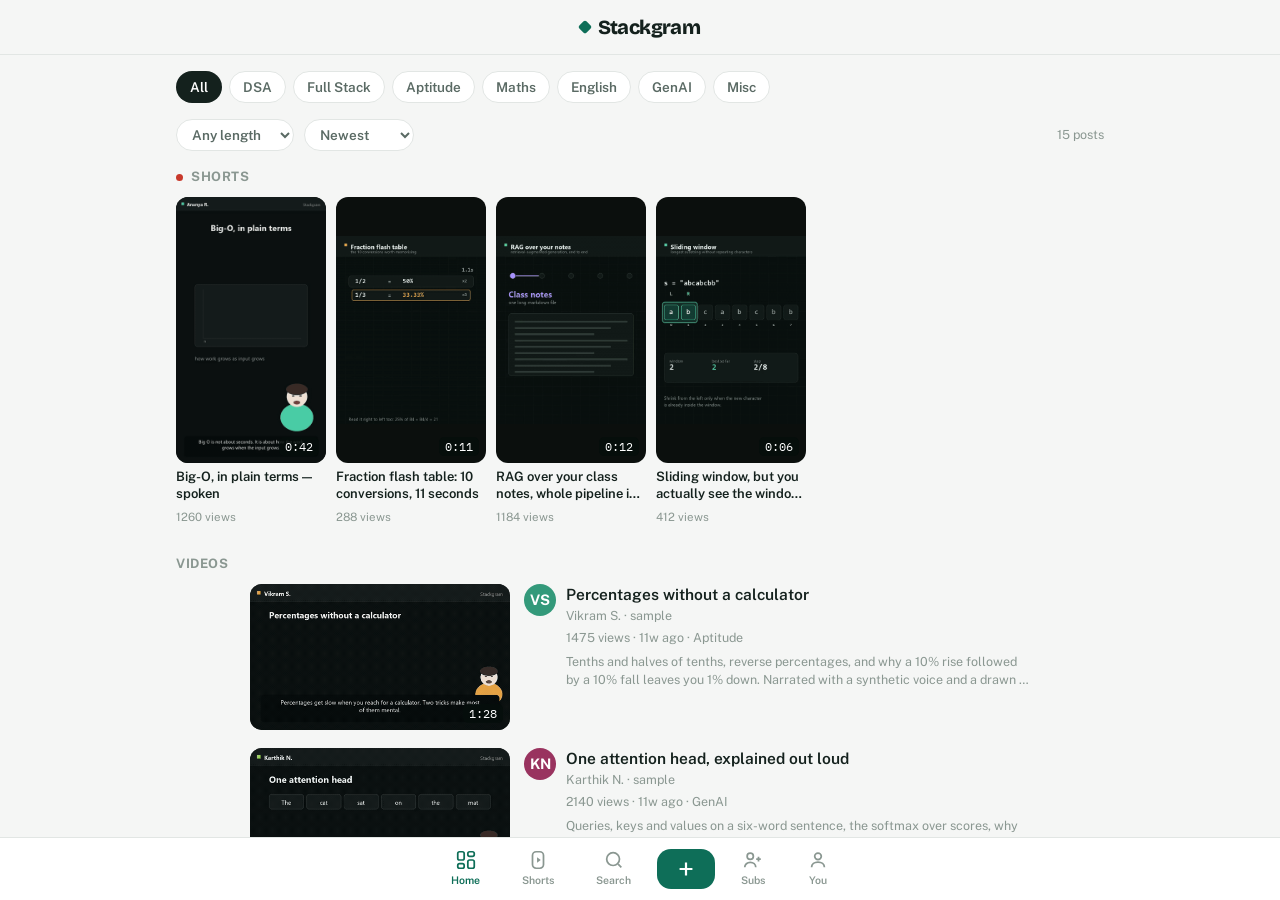
<file: index.html>
<!doctype html>
<html lang="en">
<head>
<meta charset="utf-8">
<meta name="viewport" content="width=device-width, initial-scale=1, viewport-fit=cover">
<title>Stackgram</title>
<meta name="description" content="A student content feed for DSA, Full Stack, Aptitude, Maths, English, GenAI and Misc - upload clips or notes of any length, collect likes and followers.">
<meta name="theme-color" content="#0E6E58">
<link rel="icon" href="data:image/svg+xml,<svg xmlns='http://www.w3.org/2000/svg' viewBox='0 0 100 100'><text y='.9em' font-size='90'>%F0%9F%93%9A</text></svg>">
<link rel="preconnect" href="https://fonts.googleapis.com">
<link rel="preconnect" href="https://fonts.gstatic.com" crossorigin>
<link rel="stylesheet" href="https://fonts.googleapis.com/css2?family=Bricolage+Grotesque:opsz,wght@12..96,800&family=IBM+Plex+Mono:wght@500&family=Public+Sans:wght@400;600&display=swap">
<link rel="stylesheet" href="app.css?v=c71c09ff">
</head>
<body>
<div class="bar">
  <div class="bar-in">
    <div class="brand"><i></i>Stackgram</div>
  </div>
</div>

<div class="scroller" id="scroller">
  <div class="wrap">
  <div class="searchbar" id="searchbar" hidden>
    <svg viewBox="0 0 24 24" width="17" height="17" fill="none" stroke="currentColor" stroke-width="2"><circle cx="11" cy="11" r="7"></circle><path d="m20 20-3.5-3.5"></path></svg>
    <input id="q" type="search" placeholder="Search posts, creators, tags…" autocomplete="off">
  </div>

  <div id="banner"></div>
  <div class="stats" id="board" hidden></div>
  <div class="tracks" id="tracks"></div>

  <div class="toolrow">
    <select id="f-dur" aria-label="Length">
      <option value="all">Any length</option>
      <option value="s">Under 1 min</option>
      <option value="m">1–5 min</option>
      <option value="l">5–20 min</option>
      <option value="x">20 min+</option>
    </select>
    <select id="f-sort" aria-label="Sort">
      <option value="new">Newest</option>
      <option value="top">Most liked</option>
    </select>
    <div class="count" id="count"></div>
  </div>

  <div id="main-out"></div>
  </div>
</div>

<nav class="tabbar" aria-label="Sections">
  <button id="t-feed" aria-pressed="true">
    <svg viewBox="0 0 24 24" fill="none" stroke="currentColor" stroke-width="1.9"><rect x="3" y="3" width="7" height="9" rx="2"></rect><rect x="14" y="3" width="7" height="5" rx="2"></rect><rect x="3" y="16" width="7" height="5" rx="2"></rect><rect x="14" y="12" width="7" height="9" rx="2"></rect></svg>
    Home
  </button>
  <button id="t-shorts" aria-pressed="false">
    <svg viewBox="0 0 24 24" fill="none" stroke="currentColor" stroke-width="1.9" stroke-linejoin="round"><rect x="6" y="3" width="12" height="18" rx="4"></rect><path d="m11 9 4 3-4 3z" fill="currentColor" stroke="none"></path></svg>
    Shorts
  </button>
  <button id="t-search" aria-pressed="false">
    <svg viewBox="0 0 24 24" fill="none" stroke="currentColor" stroke-width="1.9"><circle cx="11" cy="11" r="7"></circle><path d="m20 20-3.5-3.5"></path></svg>
    Search
  </button>
  <button class="fab" id="t-upload" aria-label="Upload">
    <svg viewBox="0 0 24 24" fill="none" stroke="currentColor" stroke-width="2.4"><path d="M12 5v14M5 12h14"></path></svg>
  </button>
  <button id="t-following" aria-pressed="false">
    <svg viewBox="0 0 24 24" fill="none" stroke="currentColor" stroke-width="1.9"><circle cx="9" cy="8" r="3.4"></circle><path d="M3 20c0-3.3 2.7-5.4 6-5.4s6 2.1 6 5.4"></path><path d="M18 8.5v5M20.5 11h-5"></path></svg>
    Subs
  </button>
  <button id="t-you" aria-pressed="false">
    <svg viewBox="0 0 24 24" fill="none" stroke="currentColor" stroke-width="1.9"><circle cx="12" cy="8" r="3.6"></circle><path d="M5 20c0-3.5 3.1-5.6 7-5.6s7 2.1 7 5.6"></path></svg>
    You
  </button>
</nav>

<div id="layer"></div>

<script src="store-local.js?v=c0de04ce"></script>
<script src="app.js?v=81966c43"></script>
</body>
</html>
</file>
<file: app.css>
:root{
  color-scheme: light dark;
  padding-top: env(safe-area-inset-top, 0px);
  padding-bottom: env(safe-area-inset-bottom, 0px);

  --bg:#F5F6F5; --surface:#FFFFFF; --surface-2:#EFF1F0;
  --ink:#14211D; --ink-2:#5A6A64; --muted:#8A9791;
  --line:#E2E6E4;
  --accent:#0E6E58; --accent-ink:#FFFFFF;
  --hot:#C8392B;
  --chip-on:#FFFFFF;
  --t-dsa:#0E6E58; --t-full:#5B3FBF; --t-apt:#A85F0A; --t-math:#1F5FA8;
  --t-eng:#A83561; --t-gen:#3F7A12; --t-misc:#5A6A64;
  --r:12px;
}
@media (prefers-color-scheme: dark){
  :root:not([data-theme="light"]){
    --bg:#0D1412; --surface:#151E1B; --surface-2:#1C2724;
    --ink:#E8EFEC; --ink-2:#B3C1BB; --muted:#7F918A;
    --line:#26332E;
    --accent:#49CFA6; --accent-ink:#06211A;
    --hot:#FF7A66;
    --chip-on:#07120F;
    --t-dsa:#49CFA6; --t-full:#A992FF; --t-apt:#E5A343; --t-math:#6BA6EE;
    --t-eng:#F183AC; --t-gen:#9BD95C; --t-misc:#9AAAA3;
  }
}
:root[data-theme="dark"]{
  --bg:#0D1412; --surface:#151E1B; --surface-2:#1C2724;
  --ink:#E8EFEC; --ink-2:#B3C1BB; --muted:#7F918A;
  --line:#26332E;
  --accent:#49CFA6; --accent-ink:#06211A;
  --hot:#FF7A66;
  --chip-on:#07120F;
  --t-dsa:#49CFA6; --t-full:#A992FF; --t-apt:#E5A343; --t-math:#6BA6EE;
  --t-eng:#F183AC; --t-gen:#9BD95C; --t-misc:#9AAAA3;
}

*{box-sizing:border-box}
/* The page scrolls itself rather than relying on the document: the artifact
   viewer hands the page a fixed-height frame whose host has overflow hidden,
   so a document-level scroll never appears there. */
html,body{height:100%}
body{
  margin:0; background:var(--bg); color:var(--ink);
  font-family:"Public Sans",system-ui,-apple-system,"Segoe UI",sans-serif;
  font-size:15px; line-height:1.5;
  display:flex; flex-direction:column; overflow:hidden;
}
.scroller{flex:1 1 auto;overflow-y:auto;overflow-x:hidden;-webkit-overflow-scrolling:touch}
.scroller.snap{scroll-snap-type:y mandatory}
img{max-width:100%}
[hidden]{display:none!important}
h1,h2,h3{font-family:"Bricolage Grotesque","Public Sans",sans-serif;font-weight:800;margin:0;letter-spacing:-.02em;text-wrap:balance}
.mono{font-family:"IBM Plex Mono",ui-monospace,monospace;font-variant-numeric:tabular-nums}
button,input,select,textarea{font:inherit;color:inherit}
button{cursor:pointer}
:focus-visible{outline:2px solid var(--accent);outline-offset:2px;border-radius:8px}

/* ---------- header ---------- */
.bar{flex:none;z-index:40;background:var(--bg);border-bottom:1px solid var(--line)}
.bar-in{max-width:960px;margin:0 auto;padding:12px 16px;display:flex;gap:12px;align-items:center;justify-content:center}
.brand{display:flex;align-items:center;gap:8px;font-family:"Bricolage Grotesque",sans-serif;font-weight:800;font-size:20px;letter-spacing:-.03em}
.brand i{width:10px;height:10px;border-radius:2px;background:var(--accent);transform:rotate(45deg)}
.searchbar{display:flex;align-items:center;gap:9px;background:var(--surface-2);border-radius:999px;padding:10px 16px;margin-bottom:14px;max-width:468px;margin-inline:auto}
.searchbar input{flex:1;min-width:0;border:0;background:transparent;outline:none;font-size:15px}
.searchbar svg{flex:none;opacity:.5}

.btn{border:1px solid var(--line);background:var(--surface);border-radius:999px;padding:8px 14px;font-weight:600;font-size:14px;display:inline-flex;gap:6px;align-items:center;white-space:nowrap}
.btn:hover{border-color:var(--ink-2)}
.btn.primary{background:var(--accent);color:var(--accent-ink);border-color:transparent}
.btn.small{padding:5px 11px;font-size:13px}
.btn[disabled]{opacity:.5;cursor:not-allowed}

/* ---------- tabs + filters ---------- */
.wrap{max-width:960px;margin:0 auto;padding-inline:16px;padding-block:16px calc(90px + env(safe-area-inset-bottom,0px))}
.tracks{display:flex;gap:7px;overflow-x:auto;padding-bottom:4px;margin-bottom:12px;scrollbar-width:none}
.tracks::-webkit-scrollbar{display:none}
.chip{border:1px solid var(--line);background:var(--surface);border-radius:999px;padding:5px 13px;font-size:13.5px;font-weight:600;white-space:nowrap;color:var(--ink-2)}
.chip[aria-pressed="true"]{background:var(--tc,var(--ink));color:var(--chip-on);border-color:transparent}

.toolrow{display:flex;gap:10px;align-items:center;margin-bottom:16px;flex-wrap:wrap}
.toolrow select{border:1px solid var(--line);background:var(--surface);border-radius:999px;padding:6px 11px;font-size:13.5px;font-weight:600;color:var(--ink-2)}
.count{margin-left:auto;font-size:12.5px;color:var(--muted)}

/* ---------- home: shorts shelf + video rows ---------- */
.section-h{display:flex;align-items:center;gap:8px;margin:4px 0 10px;font-size:13px;font-weight:700;letter-spacing:.04em;text-transform:uppercase;color:var(--muted)}
.section-h .dot{width:7px;height:7px;border-radius:50%;background:var(--hot)}
.shelf{display:flex;gap:10px;overflow-x:auto;padding-bottom:6px;margin-bottom:22px;scrollbar-width:none}
.shelf::-webkit-scrollbar{display:none}
.shelf-item{flex:none;width:150px;display:flex;flex-direction:column;gap:6px}
.shelf-item .media{aspect-ratio:9/16;border-radius:var(--r)}
/* a Short's own frame may not be 9:16 — letterbox it rather than crop the text */
.shelf-item .media img,.shelf-item .media video{object-fit:contain}
.shelf-item .t{font-size:13px;font-weight:600;line-height:1.3;display:-webkit-box;-webkit-line-clamp:2;-webkit-box-orient:vertical;overflow:hidden}
.shelf-item .s{font-size:11.5px;color:var(--muted)}

.rows{display:flex;flex-direction:column;gap:18px;max-width:780px;margin:0 auto}
.vrow{display:grid;grid-template-columns:260px minmax(0,1fr);gap:14px;align-items:start}
.vrow .media{aspect-ratio:16/9;border-radius:var(--r)}
.vrow .info{display:flex;gap:10px;min-width:0}
.vrow .txt{min-width:0;flex:1;display:flex;flex-direction:column;gap:3px}
.vrow .t{font-size:15.5px;font-weight:600;line-height:1.3;display:-webkit-box;-webkit-line-clamp:2;-webkit-box-orient:vertical;overflow:hidden}
.vrow .s{font-size:12.5px;color:var(--muted)}
.vrow .note{font-size:12.5px;color:var(--muted);display:-webkit-box;-webkit-line-clamp:2;-webkit-box-orient:vertical;overflow:hidden;margin-top:2px}
.vrow.archived .media{opacity:.55}
@media (max-width:640px){
  .vrow{grid-template-columns:1fr;gap:9px}
  .vrow .media{border-radius:0}
}

.media{position:relative;display:block;width:100%;border:0;padding:0;background:#0B0F0D;overflow:hidden;text-align:left;cursor:pointer}
.media img,.media video{width:100%;height:100%;object-fit:cover;display:block}
.media .ghost{position:absolute;inset:0;display:flex;align-items:flex-end;padding:14px 70px 14px 14px;font-family:"Bricolage Grotesque",sans-serif;font-weight:800;font-size:17px;line-height:1.15;color:#fff}
.dur{position:absolute;right:7px;bottom:7px;background:rgba(6,14,11,.82);color:#fff;border-radius:5px;padding:1px 6px;font-size:11.5px}
.flag{position:absolute;left:7px;top:7px;background:rgba(6,14,11,.75);color:#fff;border-radius:5px;padding:1px 6px;font-size:10.5px;letter-spacing:.06em;text-transform:uppercase;font-weight:600}
.av{width:32px;height:32px;border-radius:50%;flex:none;display:grid;place-items:center;font-size:12px;font-weight:700;color:#fff}
.ico{border:0;background:transparent;padding:0;display:inline-flex;align-items:center;gap:6px;font-size:13px;color:var(--ink-2);font-weight:600}
.ico[aria-pressed="true"]{color:var(--hot)}
.ico svg{width:22px;height:22px}
.owner-menu{border:0;background:transparent;color:var(--ink-2);font-size:18px;line-height:1;padding:4px 6px;border-radius:8px;flex:none}
.owner-menu:hover{background:var(--surface-2)}
.menu-list{display:flex;flex-direction:column}
.menu-list button{border:0;background:transparent;text-align:left;padding:12px 4px;font-size:14.5px;font-weight:600;color:var(--ink);border-top:1px solid var(--line)}
.menu-list button:first-child{border-top:0}
.menu-list button:hover{color:var(--accent)}
.menu-list button.danger{color:var(--hot)}

/* ---------- shorts player (one per screen, snap scrolling) ---------- */
.shorts{display:flex;flex-direction:column;gap:14px;align-items:center}
.short{position:relative;width:100%;max-width:380px;aspect-ratio:9/16;max-height:78vh;background:#07100D;border-radius:var(--r);overflow:hidden;scroll-snap-align:center}
.short .media{height:100%;aspect-ratio:auto;background:#07100D}
.short .media img,.short .media video{object-fit:contain}
.short-info{position:absolute;left:0;right:64px;bottom:0;padding:16px;background:linear-gradient(transparent,rgba(4,10,8,.86));color:#fff;display:flex;flex-direction:column;gap:5px}
.short-info .who{display:flex;align-items:center;gap:8px;font-size:13.5px;font-weight:600}
.short-info .t{font-size:14.5px;line-height:1.3}
.short-info .s{font-size:11.5px;opacity:.75}
.short-rail{position:absolute;right:8px;bottom:18px;display:flex;flex-direction:column;gap:16px;align-items:center}
.short-rail button{border:0;background:transparent;color:#fff;display:flex;flex-direction:column;align-items:center;gap:3px;font-size:11px;font-weight:600;text-shadow:0 1px 6px rgba(0,0,0,.6)}
.short-rail button[aria-pressed="true"]{color:#FF7A66}
.short-rail svg{width:26px;height:26px}
.burst{position:absolute;inset:0;display:grid;place-items:center;pointer-events:none;opacity:0}
.burst svg{width:96px;height:96px;color:#fff;filter:drop-shadow(0 4px 14px rgba(0,0,0,.5))}
.burst.on{animation:burst .7s ease}
@keyframes burst{0%{opacity:0;transform:scale(.6)}18%{opacity:1;transform:scale(1.06)}55%{opacity:1;transform:scale(1)}100%{opacity:0;transform:scale(1.08)}}

/* ---------- profile grid (You) ---------- */
.tiles{display:grid;grid-template-columns:repeat(3,1fr);gap:4px}
.tile{position:relative;display:block;width:100%;aspect-ratio:1/1;border:0;padding:0;overflow:hidden;background:var(--surface-2);cursor:pointer}
.tile img,.tile video{width:100%;height:100%;object-fit:cover;display:block}
.tile .ghost{position:absolute;inset:0;display:flex;align-items:flex-end;padding:10px;font-family:"Bricolage Grotesque",sans-serif;font-weight:800;font-size:13px;line-height:1.15;color:#fff}
.tile.archived{opacity:.55}
.tile .dur{right:6px;bottom:6px;font-size:10.5px}
.tile-menu{position:absolute;right:4px;top:4px;width:26px;height:26px;border:0;border-radius:50%;background:rgba(6,14,11,.72);color:#fff;font-size:14px;line-height:1;display:grid;place-items:center;padding:0}

/* ---------- panels, states ---------- */
.stats{display:flex;gap:26px;padding:14px 16px;background:var(--surface);border:1px solid var(--line);border-radius:var(--r);margin-bottom:16px;flex-wrap:wrap;align-items:center}
.stat b{display:block;font-family:"IBM Plex Mono",monospace;font-size:19px;font-weight:600}
.stat span{font-size:11.5px;color:var(--muted)}
.empty{border:1px dashed var(--line);border-radius:var(--r);padding:30px 20px;text-align:center;color:var(--muted);background:var(--surface)}
.empty h3{color:var(--ink);font-size:17px;margin-bottom:6px}
.suggest{display:flex;flex-direction:column;gap:2px;max-width:340px;margin:16px auto 0;text-align:left}
.creator{display:flex;align-items:center;gap:9px;padding:8px 0;border-top:1px solid var(--line)}
.creator:first-child{border-top:0}
.creator .nm{font-size:13.5px;font-weight:600;color:var(--ink);flex:1;min-width:0;overflow:hidden;text-overflow:ellipsis;white-space:nowrap}
.banner{background:var(--surface);border:1px solid var(--line);border-radius:var(--r);padding:10px 13px;font-size:13px;color:var(--ink-2);margin-bottom:14px}
.hint{font-size:12.5px;color:var(--muted)}
.sample{font-size:10px;letter-spacing:.06em;text-transform:uppercase;color:var(--muted);border:1px solid var(--line);border-radius:4px;padding:0 4px}

/* ---------- comments ---------- */
.comments{display:flex;flex-direction:column;gap:12px;border-top:1px solid var(--line);padding-top:12px;margin-top:2px}
.comment{display:flex;gap:9px;align-items:flex-start}
.comment .body{flex:1;min-width:0}
.comment .body .line{font-size:13.5px;line-height:1.45}
.comment .body b{font-weight:600}
.comment .when{font-size:11px;color:var(--muted)}
.comment .del{border:0;background:transparent;color:var(--muted);font-size:11.5px;font-weight:600;padding:2px 4px}
.comment .del:hover{color:var(--hot)}
.comment-form{display:flex;gap:8px;align-items:center;border-top:1px solid var(--line);padding-top:10px}
.comment-form input{flex:1;min-width:0;border:0;background:transparent;outline:none;font-size:14px}
.comment-form button{border:0;background:transparent;color:var(--accent);font-weight:600;font-size:14px;padding:4px 6px}
.comment-form button[disabled]{color:var(--muted)}

/* ---------- sheets ---------- */
.scrim{position:fixed;inset:0;background:rgba(8,16,13,.5);z-index:60;display:flex;align-items:flex-start;justify-content:center;padding:20px 16px;overflow:auto}
.sheet{background:var(--surface);border-radius:16px;width:100%;max-width:460px;margin-block:auto;overflow:hidden}
.sheet.wide{max-width:820px}
.sheet-h{display:flex;align-items:center;gap:10px;padding:14px 16px;border-bottom:1px solid var(--line)}
.back{border:0;background:transparent;padding:4px;border-radius:8px;display:inline-flex;color:var(--ink)}
.back svg{width:22px;height:22px}
.back:hover{background:var(--surface-2)}
.sheet-h h2{font-size:16px;flex:1}
.sheet-b{padding:16px;display:flex;flex-direction:column;gap:13px}
label.f{display:flex;flex-direction:column;gap:5px;font-size:12px;font-weight:600;color:var(--muted)}
label.f input,label.f textarea,label.f select{border:1px solid var(--line);background:var(--surface-2);border-radius:10px;padding:9px 11px;font-size:14.5px;font-weight:400;color:var(--ink);outline:none;width:100%}
label.f input:focus,label.f textarea:focus,label.f select:focus{border-color:var(--accent)}
textarea{resize:vertical;min-height:70px;font-family:inherit}
.two{display:grid;grid-template-columns:1fr 1fr;gap:12px}
.err{font-size:13px;color:var(--hot)}
.post-view{display:grid;grid-template-columns:minmax(0,1.1fr) minmax(0,1fr)}
.post-media{background:#0B0F0D;min-height:200px;display:grid;place-items:center;position:relative;overflow:hidden}
.post-media img,.post-media video{width:100%;max-height:70vh;object-fit:contain;display:block}
.post-media .ghost{position:absolute;inset:0;display:flex;align-items:flex-end;padding:16px;font-family:"Bricolage Grotesque",sans-serif;font-weight:800;font-size:18px;color:#fff}
.post-side{padding:16px;display:flex;flex-direction:column;gap:11px}
.note{font-size:14px;color:var(--ink-2);white-space:pre-wrap}
.tags{display:flex;gap:6px;flex-wrap:wrap}
.tag{font-size:12px;background:var(--surface-2);border:0;border-radius:999px;padding:3px 9px;color:var(--ink-2)}
.tag:hover{color:var(--accent)}

.toast{position:fixed;left:50%;transform:translateX(-50%);bottom:calc(20px + env(safe-area-inset-bottom,0px));background:var(--ink);color:var(--bg);padding:9px 16px;border-radius:999px;font-size:13.5px;font-weight:600;z-index:80}

/* ---------- bottom navigation (every width) ---------- */
.tabbar{
  display:flex;position:fixed;left:0;right:0;bottom:0;z-index:50;
  background:var(--surface);border-top:1px solid var(--line);
  padding:6px 8px calc(6px + env(safe-area-inset-bottom,0px));
  align-items:center;justify-content:center;gap:10px;
}
.tabbar button{border:0;background:transparent;display:flex;flex-direction:column;align-items:center;gap:2px;font-size:10.5px;font-weight:600;color:var(--muted);padding:5px 16px;border-radius:12px}
.tabbar button svg{width:22px;height:22px}
.tabbar button[aria-pressed="true"]{color:var(--accent)}
.tabbar .fab{background:var(--accent);color:var(--accent-ink);border-radius:14px;padding:9px 18px}
.tabbar .fab svg{width:22px;height:22px}

/* ---------- phone ---------- */
@media (max-width:640px){
  .bar-in{padding:10px 14px;gap:9px}
  .wrap{padding-block:14px calc(80px + env(safe-area-inset-bottom,0px))}
  .tabs{display:none}
  .feed{gap:18px}
  .post{border-left:0;border-right:0;border-radius:0}
  .wrap{padding-inline:0}
  .tracks,.toolrow,#banner,.stats,.searchbar{margin-inline:14px}
  .tiles{gap:2px}
  .tabbar{gap:0;justify-content:space-around}
  .tabbar button{padding:5px 10px}
  .scrim{padding:0;align-items:stretch}
  .sheet,.sheet.wide{max-width:none;border-radius:0;min-height:100%;margin:0;display:flex;flex-direction:column}
  .sheet-h{position:sticky;top:0;background:var(--surface);z-index:2;padding-top:calc(14px + env(safe-area-inset-top,0px))}
  .post-view{grid-template-columns:1fr;flex:1}
  .post-media,.post-media img,.post-media video{max-height:50vh}
  .post-side,.sheet-b{padding-bottom:calc(20px + env(safe-area-inset-bottom,0px))}
}
@media (prefers-reduced-motion:no-preference){
  .btn,.chip,.cover{transition:border-color .15s ease,background .15s ease,opacity .15s ease}
  .cover:hover{opacity:.92}
}
</file>
